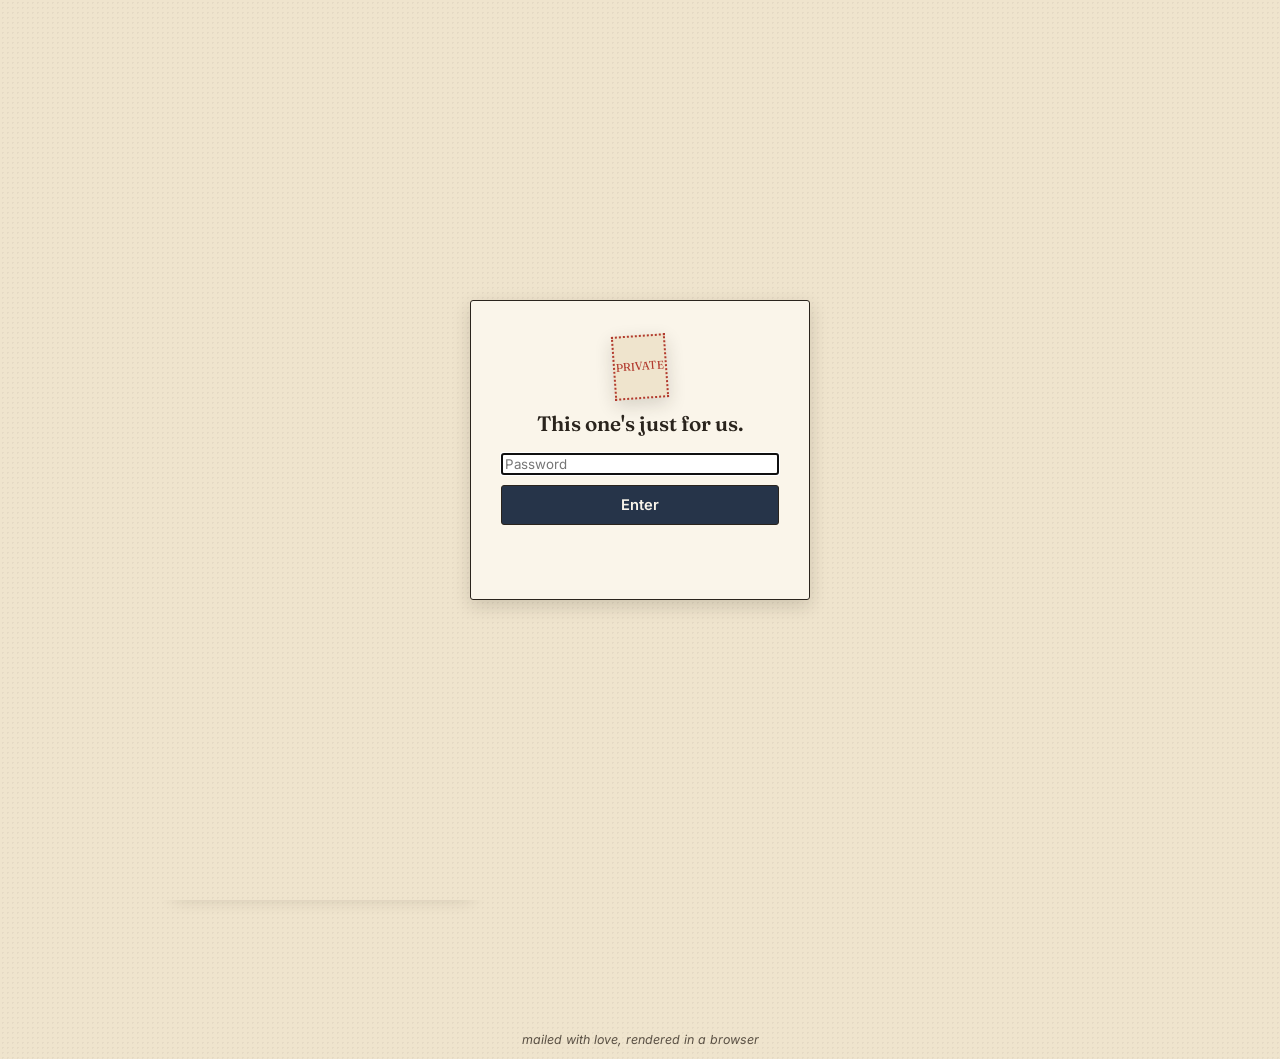
<file: index.html>
<!doctype html>
<html lang="en">
<head>
<meta charset="utf-8">
<meta name="viewport" content="width=device-width, initial-scale=1">
<title>Air Mail — our corner of the internet</title>
<link rel="preconnect" href="https://fonts.googleapis.com">
<link href="https://fonts.googleapis.com/css2?family=Fraunces:wght@500;600;700&family=Inter:wght@400;500;600&family=Caveat:wght@500;600&display=swap" rel="stylesheet">
<link rel="stylesheet" href="css/style.css">
<script src="js/config.js"></script>
<script src="js/gate.js"></script>
</head>
<body>
<header class="masthead">
  <div class="masthead-row">
    <div class="masthead-title" id="site-title">Air Mail</div>
    <div class="masthead-meta">an ongoing correspondence, since one anniversary ago</div>
  </div>
  <nav class="ticket-nav">
    <a href="index.html" aria-current="page">Home</a>
    <a href="board.html">Bulletin Board</a>
    <a href="calendar.html">Calendar</a>
    <a href="doodle.html">Doodle</a>
    <a href="trivia.html">Trivia</a>
    <a href="timeline.html">Timeline</a>
  </nav>
</header>

<main class="wrap">
  <section class="postcard">
    <div class="stamp">HAPPY<br>ANNIV.</div>
    <h1 id="hero-heading">Happy anniversary.</h1>
    <p>
      Distance means this can't be a room in our apartment, so it's a page instead —
      a bulletin board for notes, a calendar that keeps both our lives in view, a page
      we can scribble on at the same time, and a stack of questions only the two of us
      could answer.
    </p>
    <p style="margin-top:18px;">
      <a class="btn" href="board.html">Go pin something ✎</a>
    </p>
  </section>

  <section style="display:grid; grid-template-columns:repeat(auto-fit,minmax(220px,1fr)); gap:20px;">
    <a class="postcard" href="board.html" style="text-decoration:none;">
      <h3>Bulletin Board</h3>
      <p>Notes and photos pinned up for each other, drag them anywhere.</p>
    </a>
    <a class="postcard" href="calendar.html" style="text-decoration:none;">
      <h3>Calendar</h3>
      <p>Your schedule, hers, and what's shared — one view, three colors.</p>
    </a>
    <a class="postcard" href="doodle.html" style="text-decoration:none;">
      <h3>Doodle</h3>
      <p>A page you can draw on together, live, from wherever you both are.</p>
    </a>
    <a class="postcard" href="trivia.html" style="text-decoration:none;">
      <h3>Trivia</h3>
      <p>Questions only the two of you would get right.</p>
    </a>
  </section>
</main>

<footer>mailed with love, rendered in a browser</footer>

<script>
  document.getElementById("site-title").textContent = "Air Mail";
  document.getElementById("hero-heading").textContent = `Happy anniversary, ${CONFIG.herName}.`;
</script>
</body>
</html>
</file>
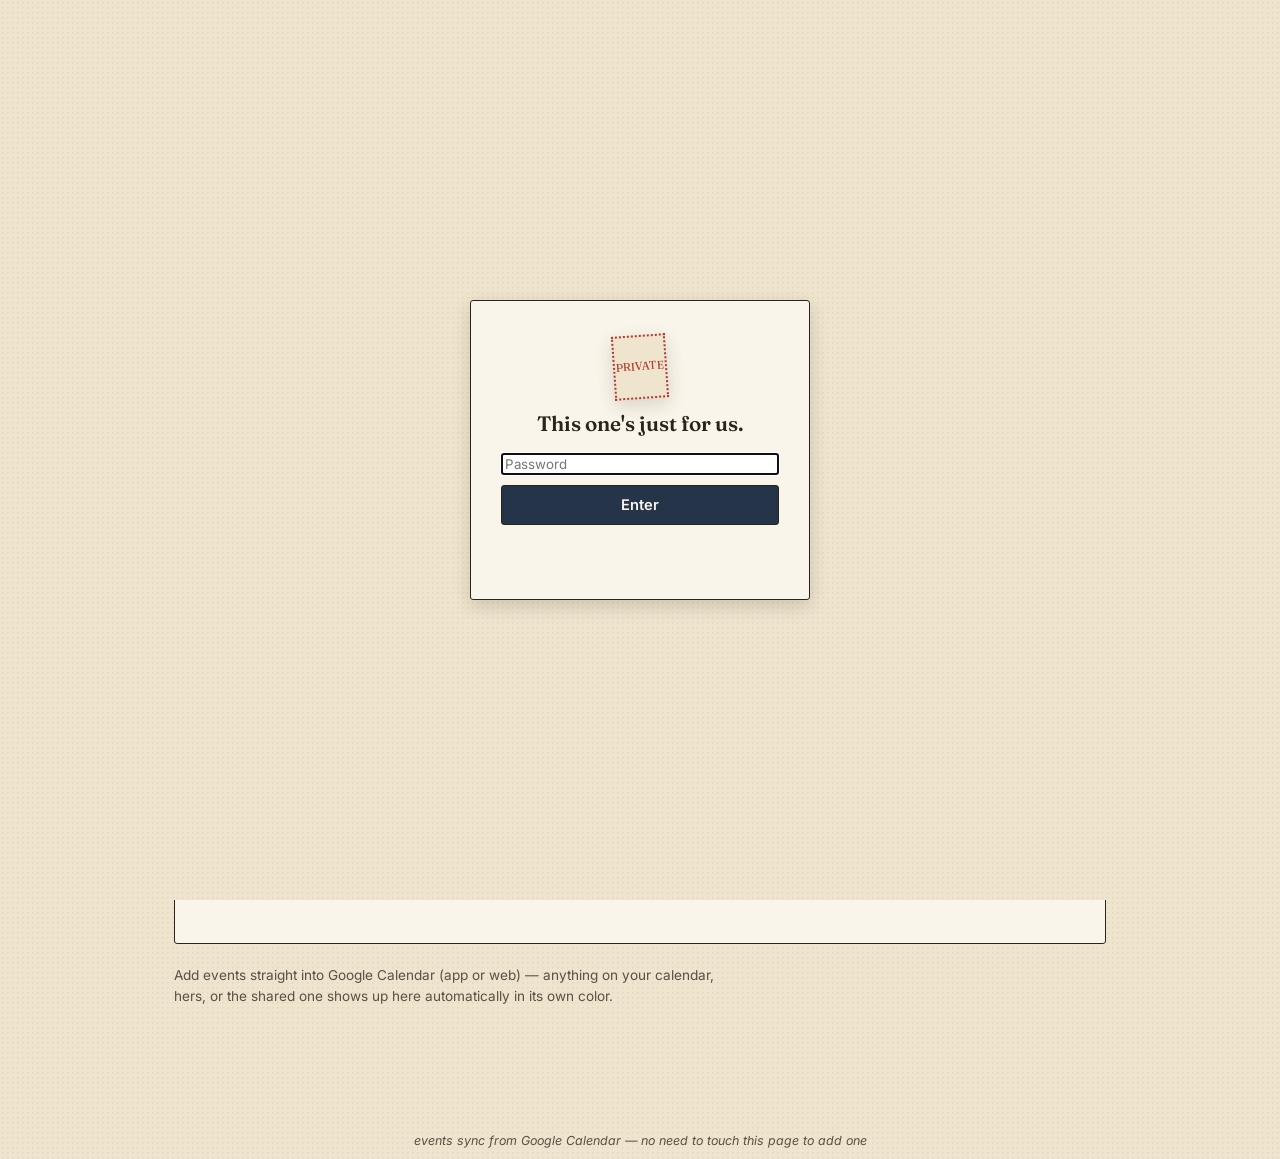
<file: calendar.html>
<!doctype html>
<html lang="en">
<head>
<meta charset="utf-8">
<meta name="viewport" content="width=device-width, initial-scale=1">
<title>Calendar — Air Mail</title>
<link rel="preconnect" href="https://fonts.googleapis.com">
<link href="https://fonts.googleapis.com/css2?family=Fraunces:wght@500;600;700&family=Inter:wght@400;500;600&family=Caveat:wght@500;600&display=swap" rel="stylesheet">
<link rel="stylesheet" href="css/style.css">
</head>
<body id="calendar-page">
<header class="masthead">
  <div class="masthead-row">
    <div class="masthead-title">Calendar</div>
    <div class="masthead-meta">yours, hers, and the days that are both</div>
  </div>
  <nav class="ticket-nav">
    <a href="index.html">Home</a>
    <a href="board.html">Bulletin Board</a>
    <a href="calendar.html" aria-current="page">Calendar</a>
    <a href="doodle.html">Doodle</a>
    <a href="trivia.html">Trivia</a>
    <a href="timeline.html">Timeline</a>
  </nav>
</header>

<main class="wrap">
  <div id="calendar-legend" class="legend"></div>
  <iframe id="calendar-frame" class="calendar-frame" frameborder="0" scrolling="no"></iframe>
  <p style="margin-top:14px; font-size:0.85rem; color:var(--ink-soft);">
    Add events straight into Google Calendar (app or web) — anything on your calendar,
    hers, or the shared one shows up here automatically in its own color.
  </p>
</main>

<footer>events sync from Google Calendar — no need to touch this page to add one</footer>

<script src="js/config.js"></script>
<script src="js/gate.js"></script>
<script src="js/calendar.js"></script>
</body>
</html>
</file>
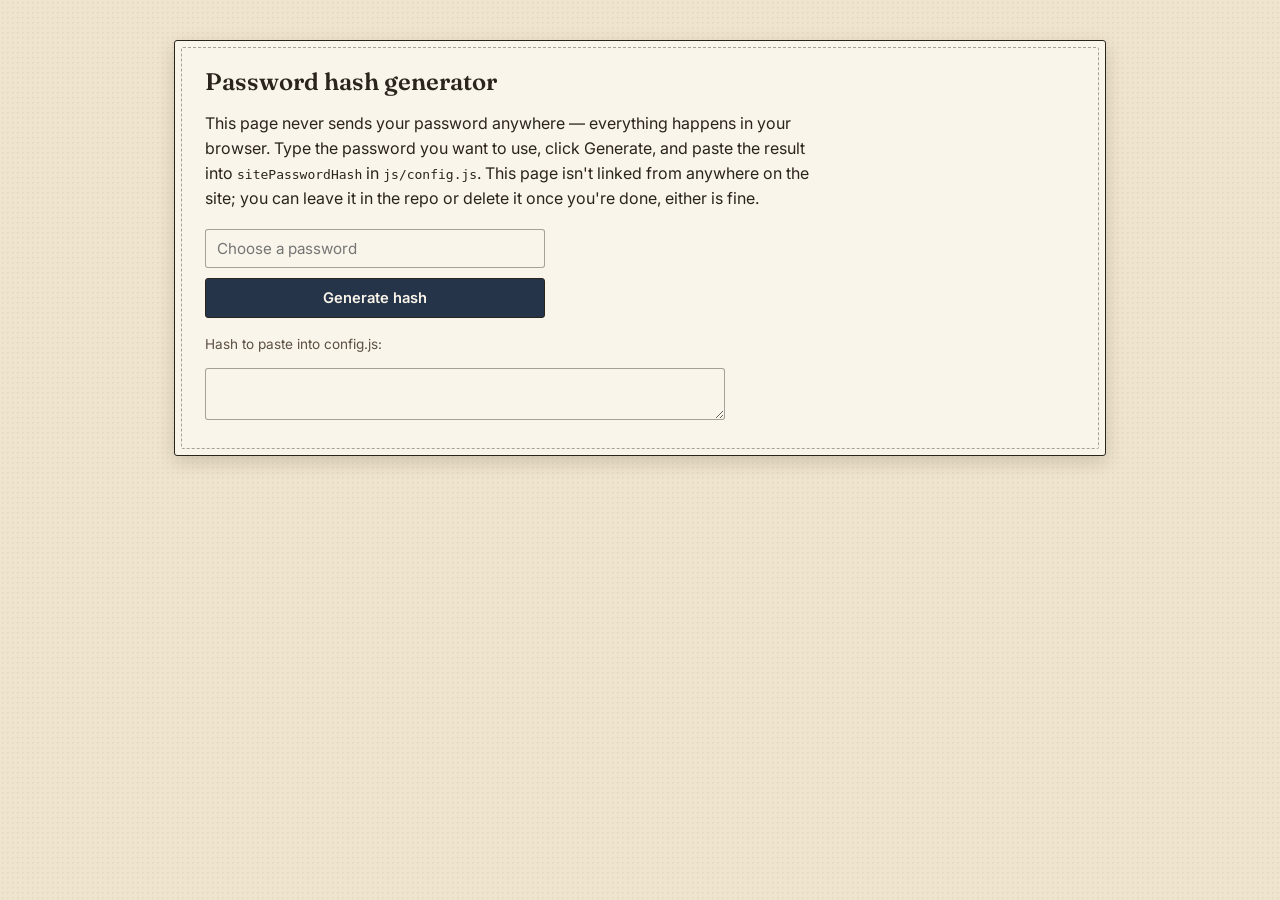
<file: password-tool.html>
<!doctype html>
<html lang="en">
<head>
<meta charset="utf-8">
<meta name="viewport" content="width=device-width, initial-scale=1">
<title>Password hash tool — Air Mail</title>
<link rel="preconnect" href="https://fonts.googleapis.com">
<link href="https://fonts.googleapis.com/css2?family=Fraunces:wght@500;600;700&family=Inter:wght@400;500;600&display=swap" rel="stylesheet">
<link rel="stylesheet" href="css/style.css">
</head>
<body>
<main class="wrap" style="padding-top:40px;">
  <div class="postcard">
    <h2>Password hash generator</h2>
    <p>
      This page never sends your password anywhere — everything happens
      in your browser. Type the password you want to use, click Generate,
      and paste the result into <code>sitePasswordHash</code> in
      <code>js/config.js</code>. This page isn't linked from anywhere on
      the site; you can leave it in the repo or delete it once you're
      done, either is fine.
    </p>
    <form id="hash-form" class="composer" style="max-width:340px;">
      <input id="pw-input" type="text" placeholder="Choose a password">
      <button class="btn" type="submit">Generate hash</button>
    </form>
    <p style="margin-top:16px; font-size:0.85rem; color:var(--ink-soft);">Hash to paste into config.js:</p>
    <textarea id="pw-output" rows="2" readonly style="width:100%; max-width:520px; font-family:monospace; font-size:0.85rem;"></textarea>
  </div>
</main>

<script>
  async function sha256(text) {
    const enc = new TextEncoder().encode(text);
    const buf = await crypto.subtle.digest("SHA-256", enc);
    return [...new Uint8Array(buf)].map((b) => b.toString(16).padStart(2, "0")).join("");
  }
  document.getElementById("hash-form").addEventListener("submit", async (e) => {
    e.preventDefault();
    const pw = document.getElementById("pw-input").value;
    document.getElementById("pw-output").value = pw ? await sha256(pw) : "";
  });
</script>
</body>
</html>
</file>
<file: css/style.css>
/* ============================================================
   Design tokens — "Air Mail" theme: two places, one correspondence.
   Palette pulls from kraft paper, postage ink, and wax-seal red.
   ============================================================ */
:root {
  --paper: #efe4cd;
  --paper-light: #faf5ea;
  --paper-deep: #e3d5b4;
  --ink: #2a241d;
  --ink-soft: #5a5044;
  --navy: #263449;
  --stamp-red: #b23a2e;
  --sage: #6e7f5c;
  --gold: #c1922f;
  --line: rgba(42, 36, 29, 0.22);
  --line-strong: rgba(42, 36, 29, 0.4);
  --shadow: 0 6px 18px rgba(38, 30, 16, 0.16);

  --font-display: "Fraunces", "Iowan Old Style", serif;
  --font-body: "Inter", "Helvetica Neue", sans-serif;
  --font-hand: "Caveat", cursive;

  --radius: 3px;
  --max-width: 980px;
}

* { box-sizing: border-box; }

html { scroll-behavior: smooth; }

body {
  margin: 0;
  font-family: var(--font-body);
  color: var(--ink);
  background-color: var(--paper);
  background-image:
    radial-gradient(rgba(42, 36, 29, 0.05) 1px, transparent 1px);
  background-size: 5px 5px;
  min-height: 100vh;
  line-height: 1.55;
}

a { color: inherit; }

h1, h2, h3 {
  font-family: var(--font-display);
  font-weight: 600;
  line-height: 1.1;
  margin: 0 0 0.4em;
}

p { max-width: 62ch; }

button, input, textarea, select {
  font-family: var(--font-body);
}

.wrap {
  max-width: var(--max-width);
  margin: 0 auto;
  padding: 0 24px 80px;
}

/* ---------- Header / masthead ---------- */
.masthead {
  padding: 28px 24px 0;
  max-width: var(--max-width);
  margin: 0 auto;
}

.masthead-row {
  display: flex;
  align-items: baseline;
  justify-content: space-between;
  flex-wrap: wrap;
  gap: 8px;
  border-bottom: 2px solid var(--ink);
  padding-bottom: 14px;
}

.masthead-title {
  font-size: clamp(1.7rem, 4vw, 2.4rem);
  letter-spacing: 0.01em;
}

.masthead-meta {
  font-size: 0.8rem;
  color: var(--ink-soft);
  font-style: italic;
}

/* ---------- Nav: ticket stubs ---------- */
.ticket-nav {
  display: flex;
  gap: 10px;
  flex-wrap: wrap;
  margin: 18px 0 30px;
}

.ticket-nav a {
  position: relative;
  text-decoration: none;
  font-size: 0.92rem;
  padding: 8px 16px;
  background: var(--paper-light);
  border: 1px solid var(--ink);
  border-radius: var(--radius);
  color: var(--ink);
  transition: transform 0.15s ease, background 0.15s ease;
}

.ticket-nav a::before,
.ticket-nav a::after {
  content: "";
  position: absolute;
  top: 50%;
  width: 8px;
  height: 8px;
  background: var(--paper);
  border: 1px solid var(--ink);
  border-radius: 50%;
  transform: translateY(-50%);
}
.ticket-nav a::before { left: -5px; }
.ticket-nav a::after { right: -5px; }

.ticket-nav a:hover { background: var(--gold); transform: translateY(-2px); }

.ticket-nav a[aria-current="page"] {
  background: var(--navy);
  color: var(--paper-light);
}

/* ---------- Postcard panel ---------- */
.postcard {
  background: var(--paper-light);
  border: 1px solid var(--ink);
  border-radius: var(--radius);
  box-shadow: var(--shadow);
  padding: 28px 30px;
  margin-bottom: 28px;
  position: relative;
}

.postcard::before {
  content: "";
  position: absolute;
  inset: 6px;
  border: 1px dashed var(--line-strong);
  pointer-events: none;
  border-radius: 2px;
}

/* stamp corner decoration */
.stamp {
  position: absolute;
  top: -14px;
  right: 22px;
  width: 54px;
  height: 64px;
  background: var(--paper);
  border: 2px dotted var(--stamp-red);
  transform: rotate(6deg);
  display: flex;
  align-items: center;
  justify-content: center;
  font-family: var(--font-display);
  font-size: 0.7rem;
  color: var(--stamp-red);
  text-align: center;
  box-shadow: var(--shadow);
}

/* ---------- Buttons ---------- */
.btn {
  display: inline-block;
  font-family: var(--font-body);
  font-size: 0.92rem;
  font-weight: 600;
  padding: 10px 18px;
  border: 1px solid var(--ink);
  border-radius: var(--radius);
  background: var(--navy);
  color: var(--paper-light);
  cursor: pointer;
  text-decoration: none;
}
.btn:hover { background: var(--ink); }
.btn.secondary { background: var(--paper-light); color: var(--ink); }
.btn.secondary:hover { background: var(--paper-deep); }
.btn.danger { background: var(--stamp-red); border-color: var(--stamp-red); }

input[type="text"], input[type="color"], textarea, select {
  border: 1px solid var(--line-strong);
  border-radius: var(--radius);
  padding: 9px 11px;
  background: var(--paper-light);
  color: var(--ink);
  font-size: 0.95rem;
}
textarea { resize: vertical; font-family: var(--font-hand); font-size: 1.25rem; }

/* ---------- Bulletin board ---------- */
.board {
  position: relative;
  min-height: 560px;
  background: var(--paper-deep);
  background-image:
    repeating-linear-gradient(0deg, transparent, transparent 39px, rgba(42,36,29,0.06) 40px);
  border: 1px solid var(--ink);
  border-radius: var(--radius);
  overflow: hidden;
}

.note {
  position: absolute;
  width: 190px;
  padding: 14px 14px 34px;
  background: var(--paper-light);
  box-shadow: 2px 4px 10px rgba(0,0,0,0.22);
  border-radius: 2px;
  font-family: var(--font-hand);
  font-size: 1.35rem;
  line-height: 1.25;
  cursor: grab;
  transition: box-shadow 0.15s ease;
}
.note:active { cursor: grabbing; box-shadow: 4px 8px 18px rgba(0,0,0,0.3); }
.note img { width: 100%; border-radius: 2px; margin-bottom: 8px; display: block; }
.note .author {
  position: absolute;
  bottom: 8px;
  right: 12px;
  font-family: var(--font-body);
  font-size: 0.7rem;
  font-style: italic;
  color: var(--ink-soft);
}
.note .pin {
  position: absolute;
  top: -8px;
  left: 50%;
  transform: translateX(-50%);
  width: 14px;
  height: 14px;
  border-radius: 50%;
  box-shadow: inset -2px -2px 3px rgba(0,0,0,0.3);
}
.note .del {
  position: absolute;
  top: 4px;
  right: 6px;
  font-family: var(--font-body);
  font-size: 0.75rem;
  color: var(--ink-soft);
  background: none;
  border: none;
  cursor: pointer;
  padding: 2px 5px;
}
.note .del:hover { color: var(--stamp-red); }

.composer {
  display: grid;
  gap: 10px;
  max-width: 420px;
  margin-top: 18px;
}

/* ---------- Calendar legend ---------- */
.legend {
  display: flex;
  gap: 18px;
  flex-wrap: wrap;
  margin: 10px 0 20px;
  font-size: 0.9rem;
}
.legend span {
  display: inline-flex;
  align-items: center;
  gap: 6px;
}
.legend i {
  width: 12px; height: 12px;
  border-radius: 50%;
  display: inline-block;
}

.calendar-frame {
  width: 100%;
  height: 640px;
  border: 1px solid var(--ink);
  border-radius: var(--radius);
  background: var(--paper-light);
}

/* ---------- Doodle ---------- */
.doodle-toolbar {
  display: flex;
  align-items: center;
  gap: 14px;
  flex-wrap: wrap;
  margin-bottom: 14px;
}
.doodle-toolbar label { font-size: 0.85rem; color: var(--ink-soft); }
#doodle-canvas {
  width: 100%;
  aspect-ratio: 16 / 9;
  background: var(--paper-light);
  border: 1px solid var(--ink);
  border-radius: var(--radius);
  touch-action: none;
  cursor: crosshair;
}
.swatch {
  width: 26px; height: 26px;
  border-radius: 50%;
  border: 2px solid var(--ink);
  cursor: pointer;
}
.swatch.active { outline: 2px solid var(--gold); outline-offset: 2px; }

/* ---------- Trivia ---------- */
.quiz-progress {
  font-size: 0.85rem;
  color: var(--ink-soft);
  margin-bottom: 6px;
}
.quiz-question {
  font-family: var(--font-display);
  font-size: 1.4rem;
  margin-bottom: 18px;
}
.quiz-options {
  display: grid;
  gap: 10px;
  margin-bottom: 20px;
}
.quiz-option {
  text-align: left;
  padding: 12px 16px;
  border: 1px solid var(--line-strong);
  border-radius: var(--radius);
  background: var(--paper);
  cursor: pointer;
  font-size: 1rem;
}
.quiz-option:hover { border-color: var(--ink); }
.quiz-option.correct { background: #dfe8d4; border-color: var(--sage); }
.quiz-option.incorrect { background: #f1d9d6; border-color: var(--stamp-red); }
.quiz-feedback { font-style: italic; color: var(--ink-soft); min-height: 1.4em; margin-bottom: 14px; }
.quiz-score { font-family: var(--font-display); font-size: 1.2rem; }

/* ---------- Config notice ---------- */
.notice {
  border: 1px dashed var(--stamp-red);
  background: #fbe9e6;
  color: var(--ink);
  padding: 12px 16px;
  border-radius: var(--radius);
  font-size: 0.88rem;
  margin-bottom: 20px;
}

/* ---------- Timeline ---------- */
.timeline-intro { margin-bottom: 30px; }

.timeline {
  position: relative;
  max-width: 880px;
  margin: 0 auto;
  padding: 20px 0 10px;
}

.timeline::before {
  content: "";
  position: absolute;
  left: 50%;
  top: 0;
  bottom: 0;
  width: 3px;
  transform: translateX(-50%);
  background-image: repeating-linear-gradient(
    to bottom, #8a7654 0, #8a7654 10px, transparent 10px, transparent 16px
  );
  opacity: 0.6;
}

.timeline-item {
  position: relative;
  width: 50%;
  box-sizing: border-box;
  padding: 0 46px 64px;
}
.timeline-item:nth-child(odd) { left: 0; }
.timeline-item:nth-child(even) { left: 50%; }

.timeline-item::before {
  content: "";
  position: absolute;
  top: 26px;
  width: 40px;
  height: 2px;
  background: #8a7654;
  opacity: 0.6;
}
.timeline-item:nth-child(odd)::before { right: 6px; }
.timeline-item:nth-child(even)::before { left: 6px; }

.timeline-item::after {
  content: "";
  position: absolute;
  top: 21px;
  width: 12px;
  height: 12px;
  border-radius: 50%;
  background: var(--stamp-red);
  border: 2px solid var(--paper-light);
  box-shadow: 0 0 0 2px #8a7654;
}
.timeline-item:nth-child(odd)::after { right: -6px; }
.timeline-item:nth-child(even)::after { left: -6px; }

.timeline-date {
  font-family: var(--font-display);
  font-size: 0.85rem;
  color: var(--ink-soft);
  margin-bottom: 6px;
}
.timeline-item:nth-child(odd) .timeline-date { text-align: right; }

.polaroid {
  display: inline-block;
  max-width: 260px;
  background: var(--paper-light);
  padding: 10px 10px 14px;
  box-shadow: var(--shadow);
  border-radius: 2px;
  cursor: pointer;
  position: relative;
  transition: transform 0.15s ease;
}
.timeline-item:nth-child(odd) .polaroid { float: right; }
.timeline-item:nth-child(even) .polaroid { float: left; }
.polaroid:hover { transform: translateY(-3px) scale(1.02); }

.polaroid .pushpin {
  position: absolute;
  top: -9px;
  left: 50%;
  transform: translateX(-50%);
  width: 16px;
  height: 16px;
  border-radius: 50%;
  background: var(--stamp-red);
  box-shadow: inset -2px -2px 3px rgba(0,0,0,0.35), 0 2px 3px rgba(0,0,0,0.3);
}

.polaroid img {
  width: 100%;
  aspect-ratio: 4 / 3;
  object-fit: cover;
  display: block;
  background: var(--paper-deep);
}
.polaroid .polaroid-title {
  font-family: var(--font-display);
  font-size: 1rem;
  margin-top: 10px;
}
.polaroid .polaroid-caption {
  font-family: var(--font-hand);
  font-size: 1.15rem;
  color: var(--ink-soft);
  margin-top: 2px;
  line-height: 1.2;
}
.polaroid .del {
  position: absolute;
  top: 2px;
  right: 2px;
  background: rgba(250,245,234,0.9);
  border: 1px solid var(--line-strong);
  border-radius: 50%;
  width: 22px;
  height: 22px;
  font-size: 0.7rem;
  line-height: 1;
  cursor: pointer;
  color: var(--ink-soft);
}
.polaroid .del:hover { color: var(--stamp-red); border-color: var(--stamp-red); }

/* new-event marker at end of spine */
.timeline-add {
  position: relative;
  width: 100%;
  text-align: center;
  padding-top: 6px;
}

/* modal */
.modal-overlay {
  position: fixed;
  inset: 0;
  background: rgba(20, 16, 10, 0.6);
  display: flex;
  align-items: center;
  justify-content: center;
  padding: 24px;
  z-index: 100;
}
.modal-overlay[hidden] { display: none; }
.modal-card {
  background: var(--paper-light);
  border: 1px solid var(--ink);
  border-radius: var(--radius);
  max-width: 520px;
  width: 100%;
  max-height: 86vh;
  overflow-y: auto;
  padding: 26px;
  position: relative;
  box-shadow: 0 20px 50px rgba(0,0,0,0.4);
}
.modal-card img {
  width: 100%;
  border-radius: 2px;
  margin-bottom: 16px;
  display: block;
}
.modal-close {
  position: absolute;
  top: 12px;
  right: 14px;
  background: none;
  border: none;
  font-size: 1.3rem;
  cursor: pointer;
  color: var(--ink-soft);
}
.modal-close:hover { color: var(--stamp-red); }
.modal-date {
  font-size: 0.85rem;
  color: var(--ink-soft);
  font-style: italic;
  margin-bottom: 4px;
}
.modal-author {
  font-size: 0.85rem;
  color: var(--ink-soft);
  margin-top: 14px;
  font-style: italic;
}

@media (max-width: 680px) {
  .timeline::before { left: 22px; }
  .timeline-item, .timeline-item:nth-child(even) {
    width: 100%;
    left: 0;
    padding: 0 0 50px 56px;
  }
  .timeline-item::before,
  .timeline-item:nth-child(even)::before { left: 12px; right: auto; }
  .timeline-item::after,
  .timeline-item:nth-child(even)::after { left: -4px; right: auto; }
  .timeline-item .timeline-date,
  .timeline-item:nth-child(odd) .timeline-date { text-align: left; }
  .polaroid, .timeline-item:nth-child(odd) .polaroid, .timeline-item:nth-child(even) .polaroid {
    float: none;
  }
}

/* ---------- Password gate ---------- */
#gate-overlay {
  position: fixed;
  inset: 0;
  background: var(--paper);
  background-image: radial-gradient(rgba(42, 36, 29, 0.05) 1px, transparent 1px);
  background-size: 5px 5px;
  display: flex;
  align-items: center;
  justify-content: center;
  z-index: 999;
  padding: 24px;
}
.gate-card {
  background: var(--paper-light);
  border: 1px solid var(--ink);
  border-radius: var(--radius);
  box-shadow: var(--shadow);
  padding: 34px 30px;
  max-width: 340px;
  width: 100%;
  text-align: center;
}
.gate-card h2 {
  font-size: 1.3rem;
  margin-bottom: 18px;
}
.gate-card form {
  display: flex;
  flex-direction: column;
  gap: 10px;
}
.gate-error {
  color: var(--stamp-red);
  font-size: 0.85rem;
  font-style: italic;
  min-height: 1.2em;
  margin-top: 10px;
}

footer {
  text-align: center;
  font-size: 0.78rem;
  color: var(--ink-soft);
  padding: 30px 0 10px;
  font-style: italic;
}

@media (max-width: 560px) {
  .postcard { padding: 20px 18px; }
  .note { width: 150px; font-size: 1.1rem; }
}
</file>
